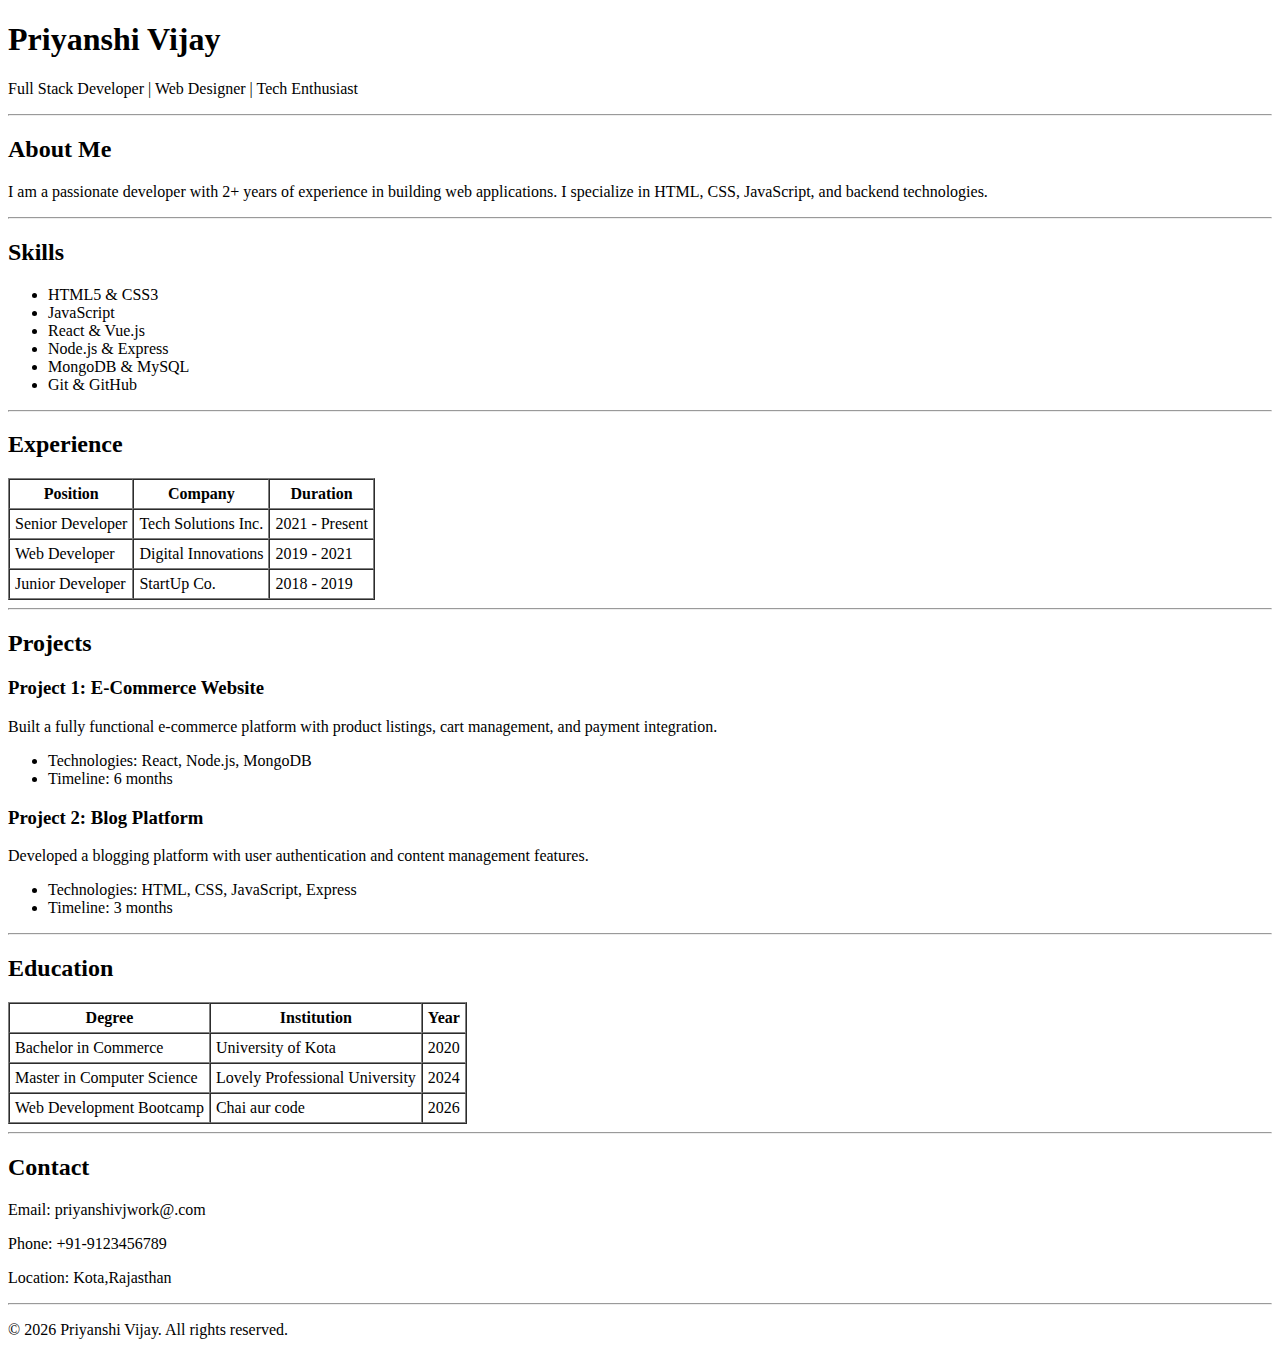
<file: html-resume/index.html>
<!DOCTYPE html>
<html lang="en">

<head>
    <meta charset="UTF-8">
    <meta name="viewport" content="width=device-width, initial-scale=1.0">
    <title>Resume</title>
</head>

<body>

    <!-- Header -->
    <h1>Priyanshi Vijay</h1>
    <p>Full Stack Developer | Web Designer | Tech Enthusiast</p>

    <hr>

    <!-- About Me -->
    <h2>About Me</h2>
    <p>
        I am a passionate developer with 2+ years of experience in building web applications.
        I specialize in HTML, CSS, JavaScript, and backend technologies.
    </p>

    <hr>

    <!-- Skills -->
    <h2>Skills</h2>
    <ul>
        <li>HTML5 & CSS3</li>
        <li>JavaScript</li>
        <li>React & Vue.js</li>
        <li>Node.js & Express</li>
        <li>MongoDB & MySQL</li>
        <li>Git & GitHub</li>
    </ul>

    <hr>

    <!-- Experience -->
    <h2>Experience</h2>

    <table border="1" cellpadding="5" cellspacing="0">
        <tr>
            <th>Position</th>
            <th>Company</th>
            <th>Duration</th>
        </tr>

        <tr>
            <td>Senior Developer</td>
            <td>Tech Solutions Inc.</td>
            <td>2021 - Present</td>
        </tr>

        <tr>
            <td>Web Developer</td>
            <td>Digital Innovations</td>
            <td>2019 - 2021</td>
        </tr>

        <tr>
            <td>Junior Developer</td>
            <td>StartUp Co.</td>
            <td>2018 - 2019</td>
        </tr>
    </table>

    <hr>

    <!-- Projects -->
    <h2>Projects</h2>

    <h3>Project 1: E-Commerce Website</h3>

    <p>
        Built a fully functional e-commerce platform with product listings,
        cart management, and payment integration.
    </p>

    <ul>
        <li>Technologies: React, Node.js, MongoDB</li>
        <li>Timeline: 6 months</li>
    </ul>

    <h3>Project 2: Blog Platform</h3>

    <p>
        Developed a blogging platform with user authentication and content
        management features.
    </p>

    <ul>
        <li>Technologies: HTML, CSS, JavaScript, Express</li>
        <li>Timeline: 3 months</li>
    </ul>

    <hr>

    <!-- Education -->
    <h2>Education</h2>

    <table border="1" cellpadding="5" cellspacing="0">
        <tr>
            <th>Degree</th>
            <th>Institution</th>
            <th>Year</th>
        </tr>

        <tr>
            <td>Bachelor in Commerce</td>
            <td>University of Kota</td>
            <td>2020</td>
        </tr>
        <tr>
            <td>Master in Computer Science</td>
            <td>Lovely Professional University</td>
            <td>2024</td>
        </tr>

        <tr>
            <td>Web Development Bootcamp</td>
            <td>Chai aur code</td>
            <td>2026</td>
        </tr>
    </table>

    <hr>

    <!-- Contact -->
    <h2>Contact</h2>

    <p>Email: priyanshivjwork@.com</p>
    <p>Phone: +91-9123456789</p>
    <p>Location: Kota,Rajasthan</p>

    <hr>

    <!-- Footer -->
    <p>© 2026 Priyanshi Vijay. All rights reserved.</p>

</body>

</html>
</file>
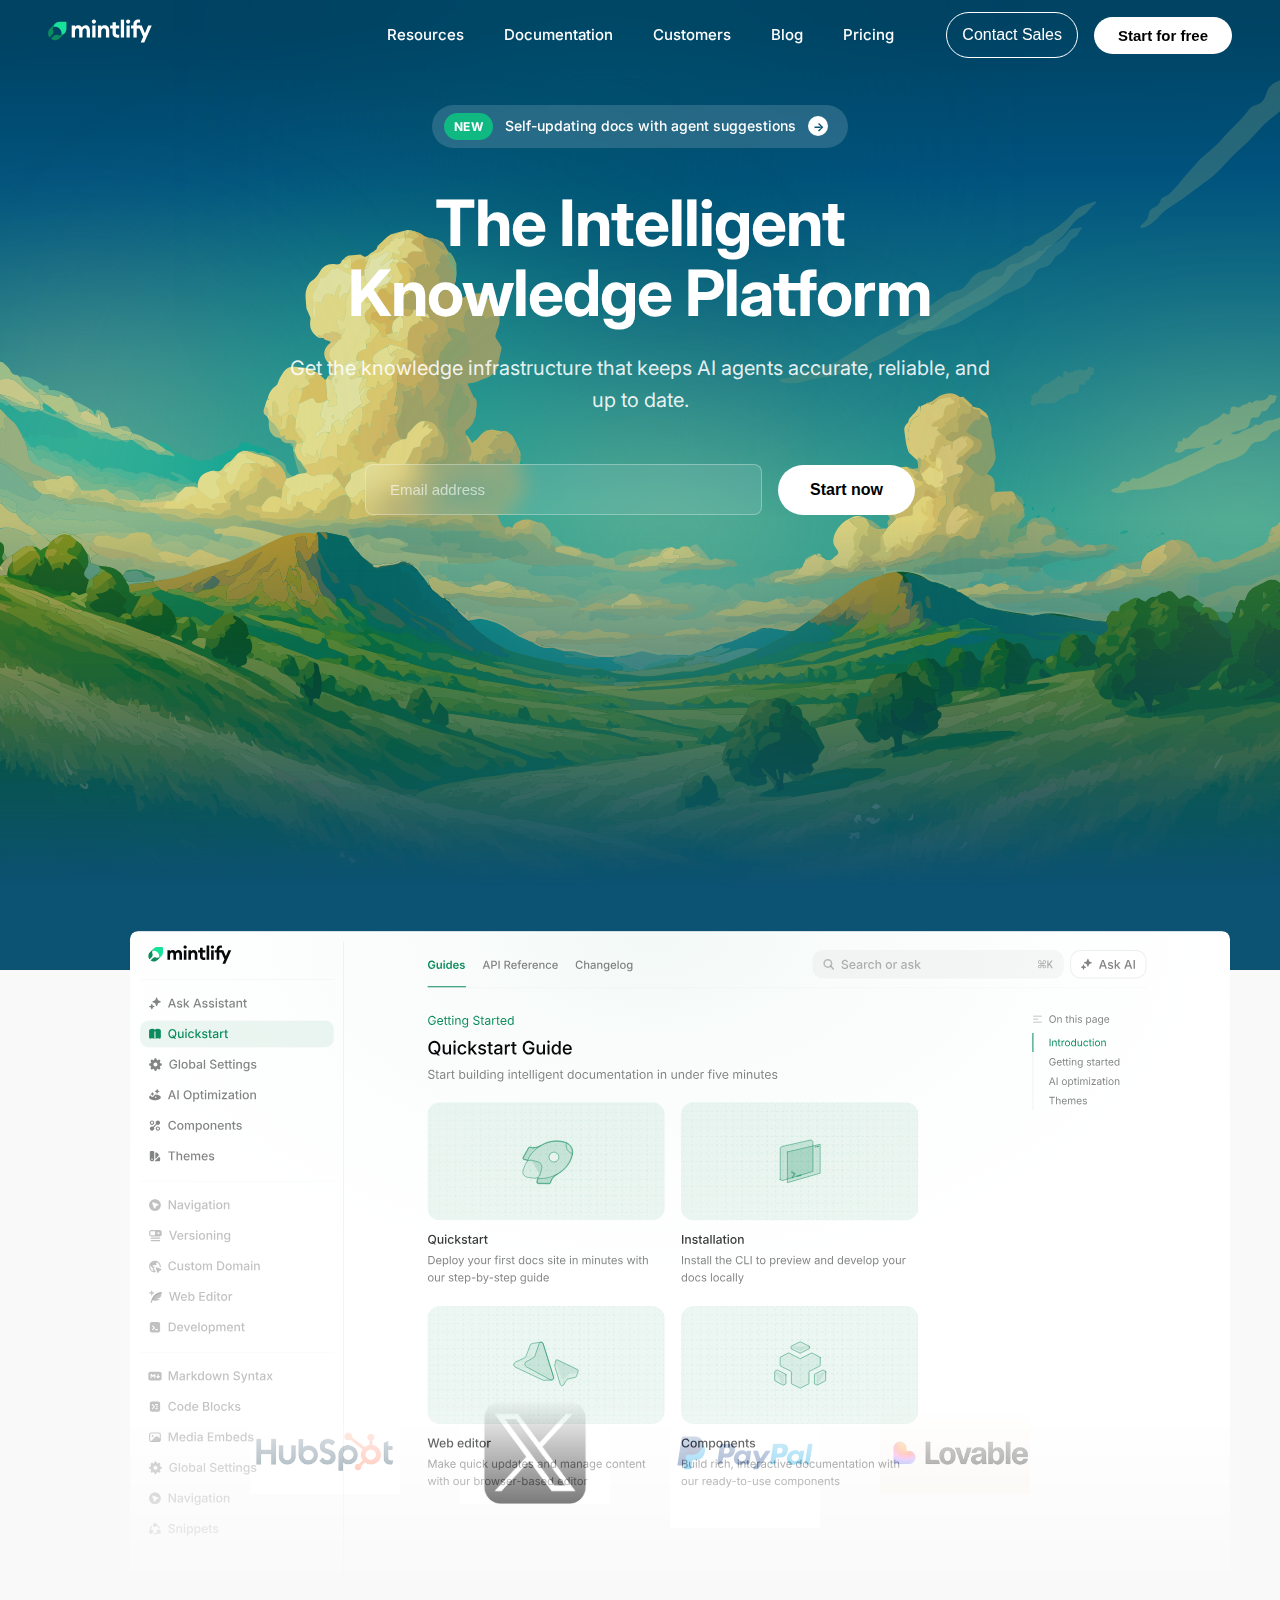
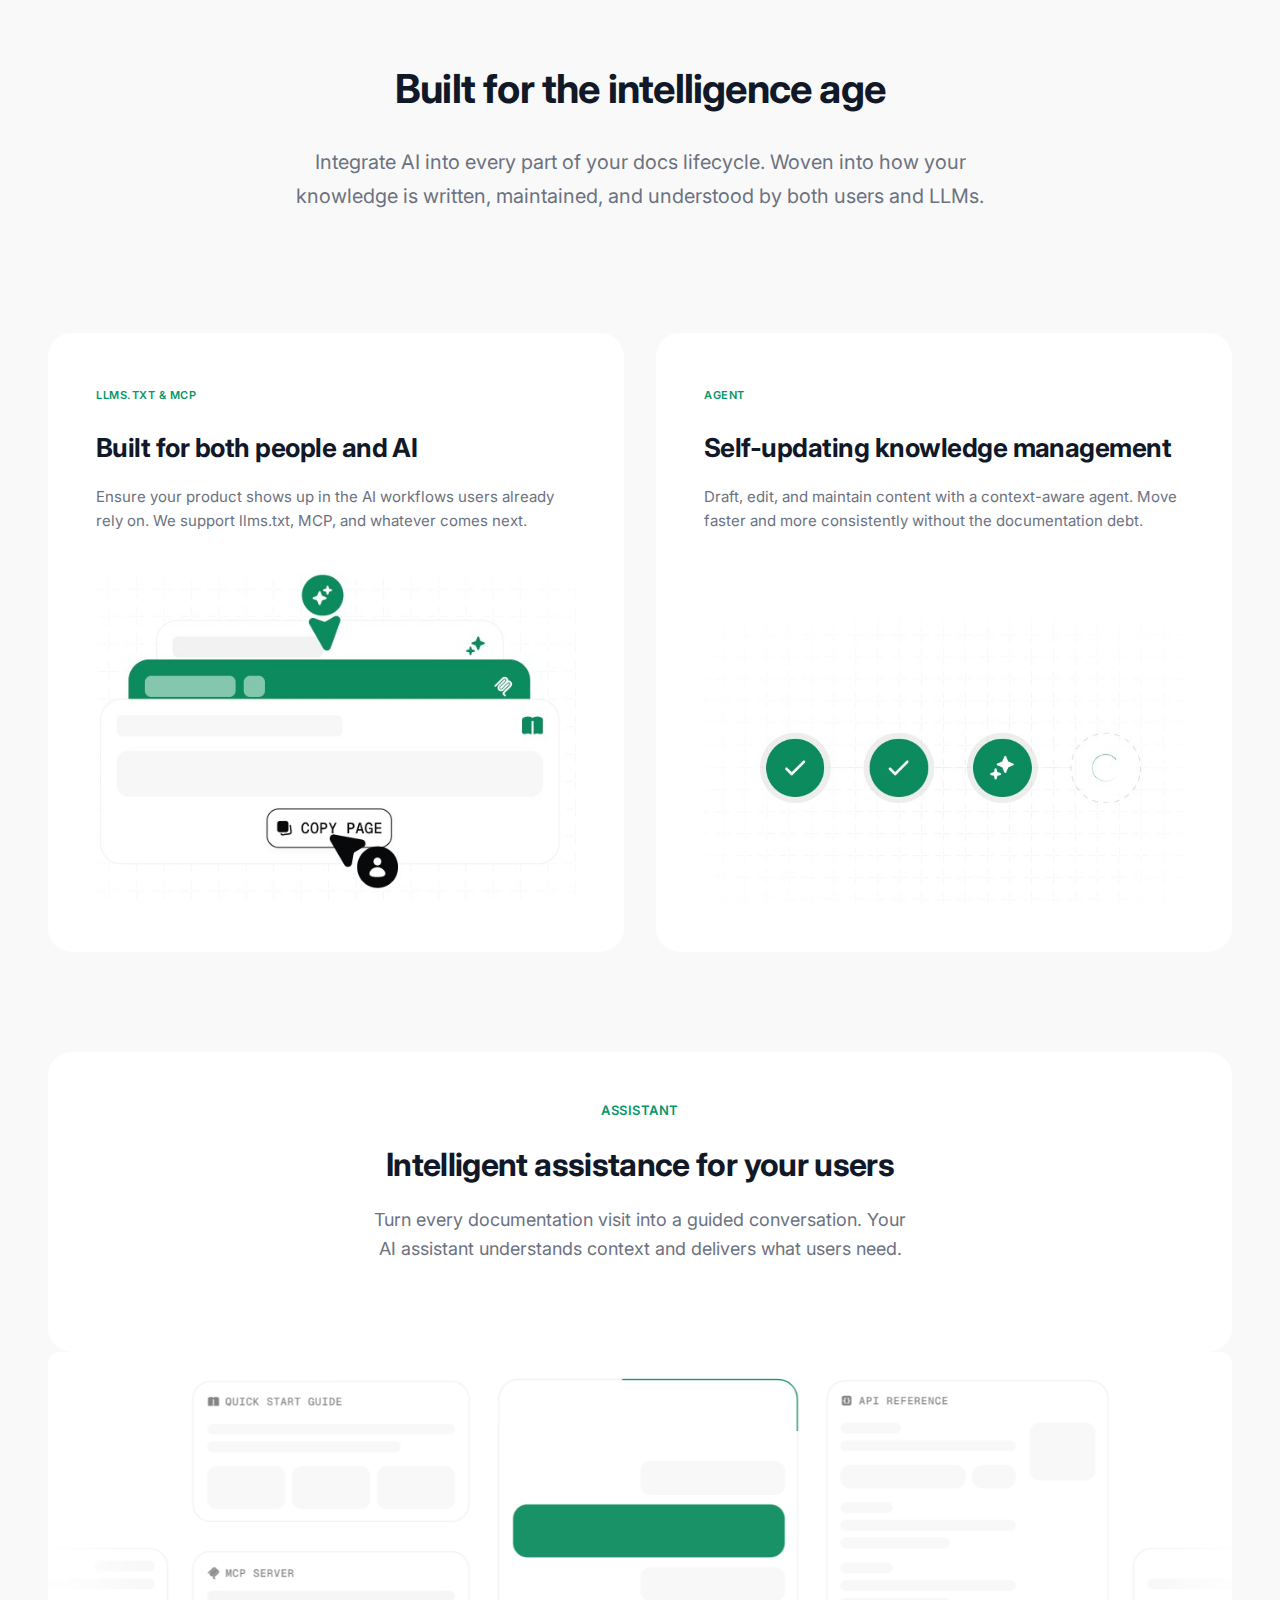
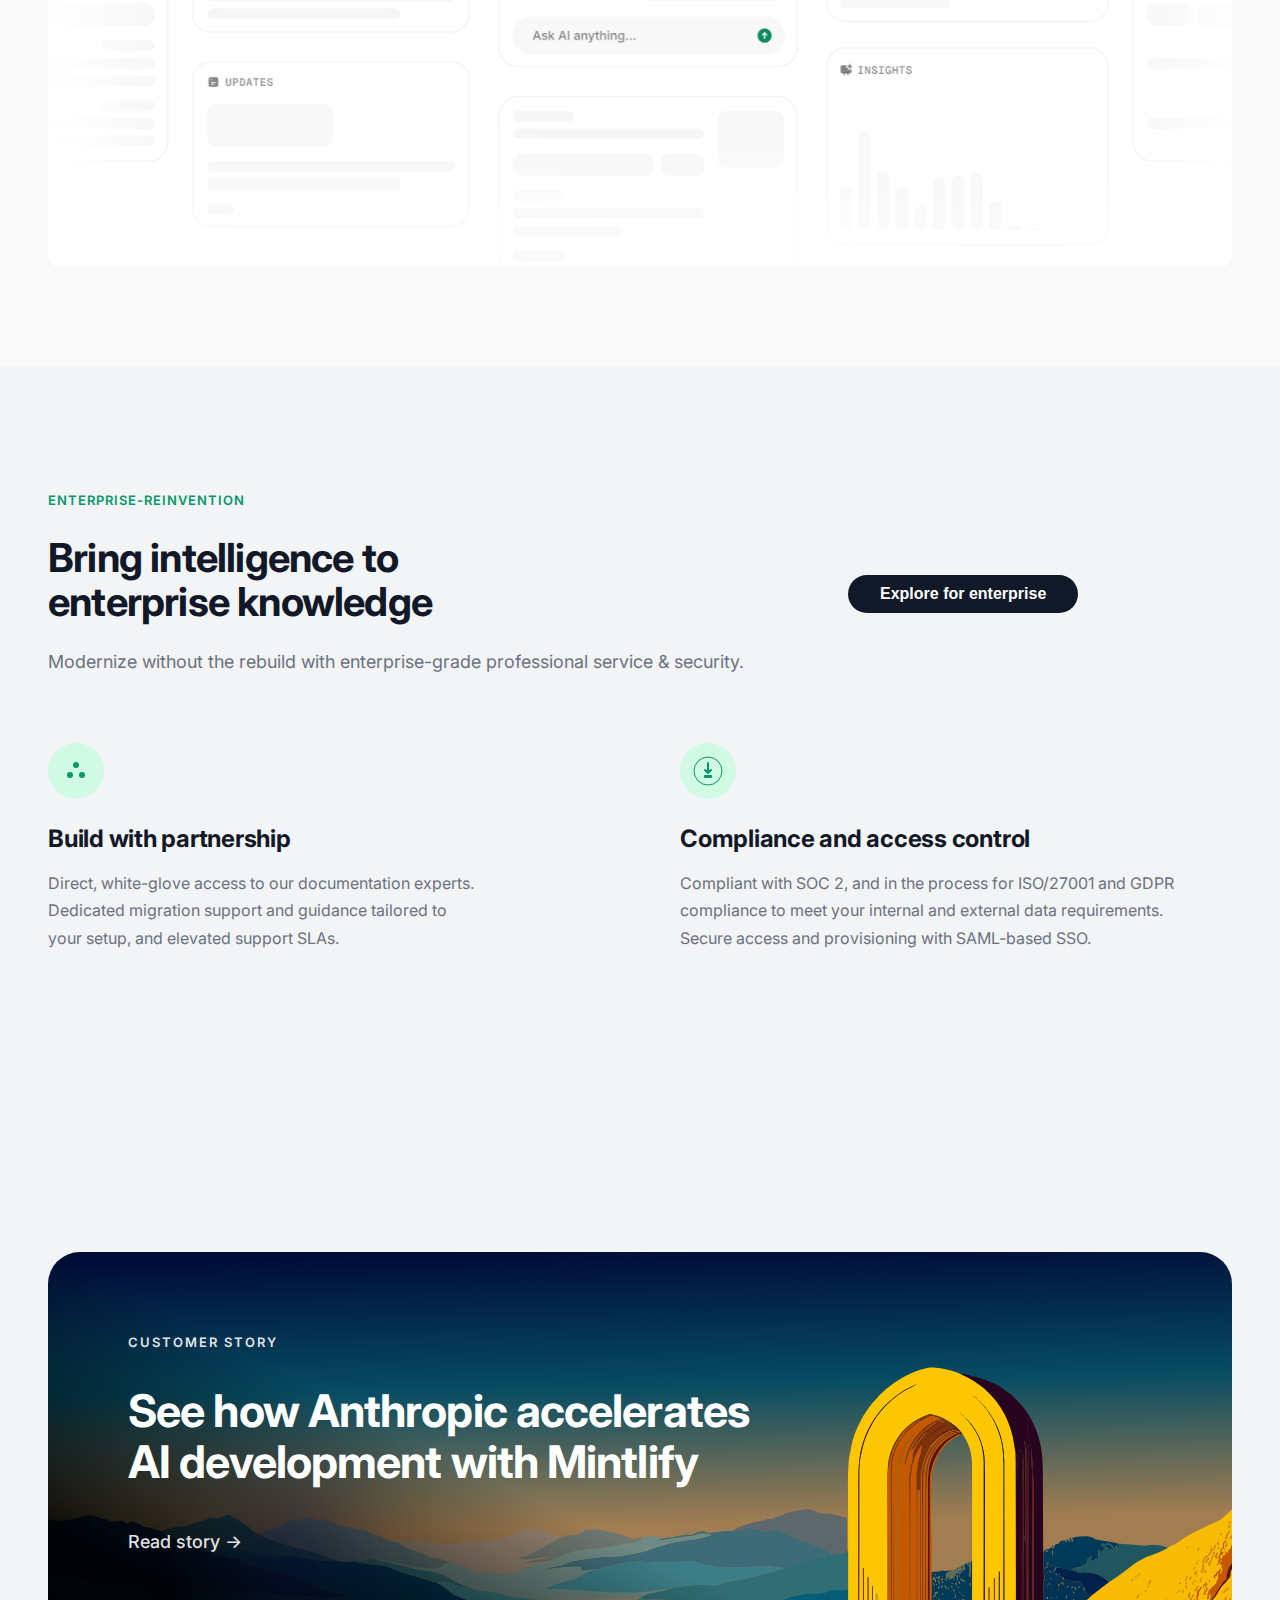
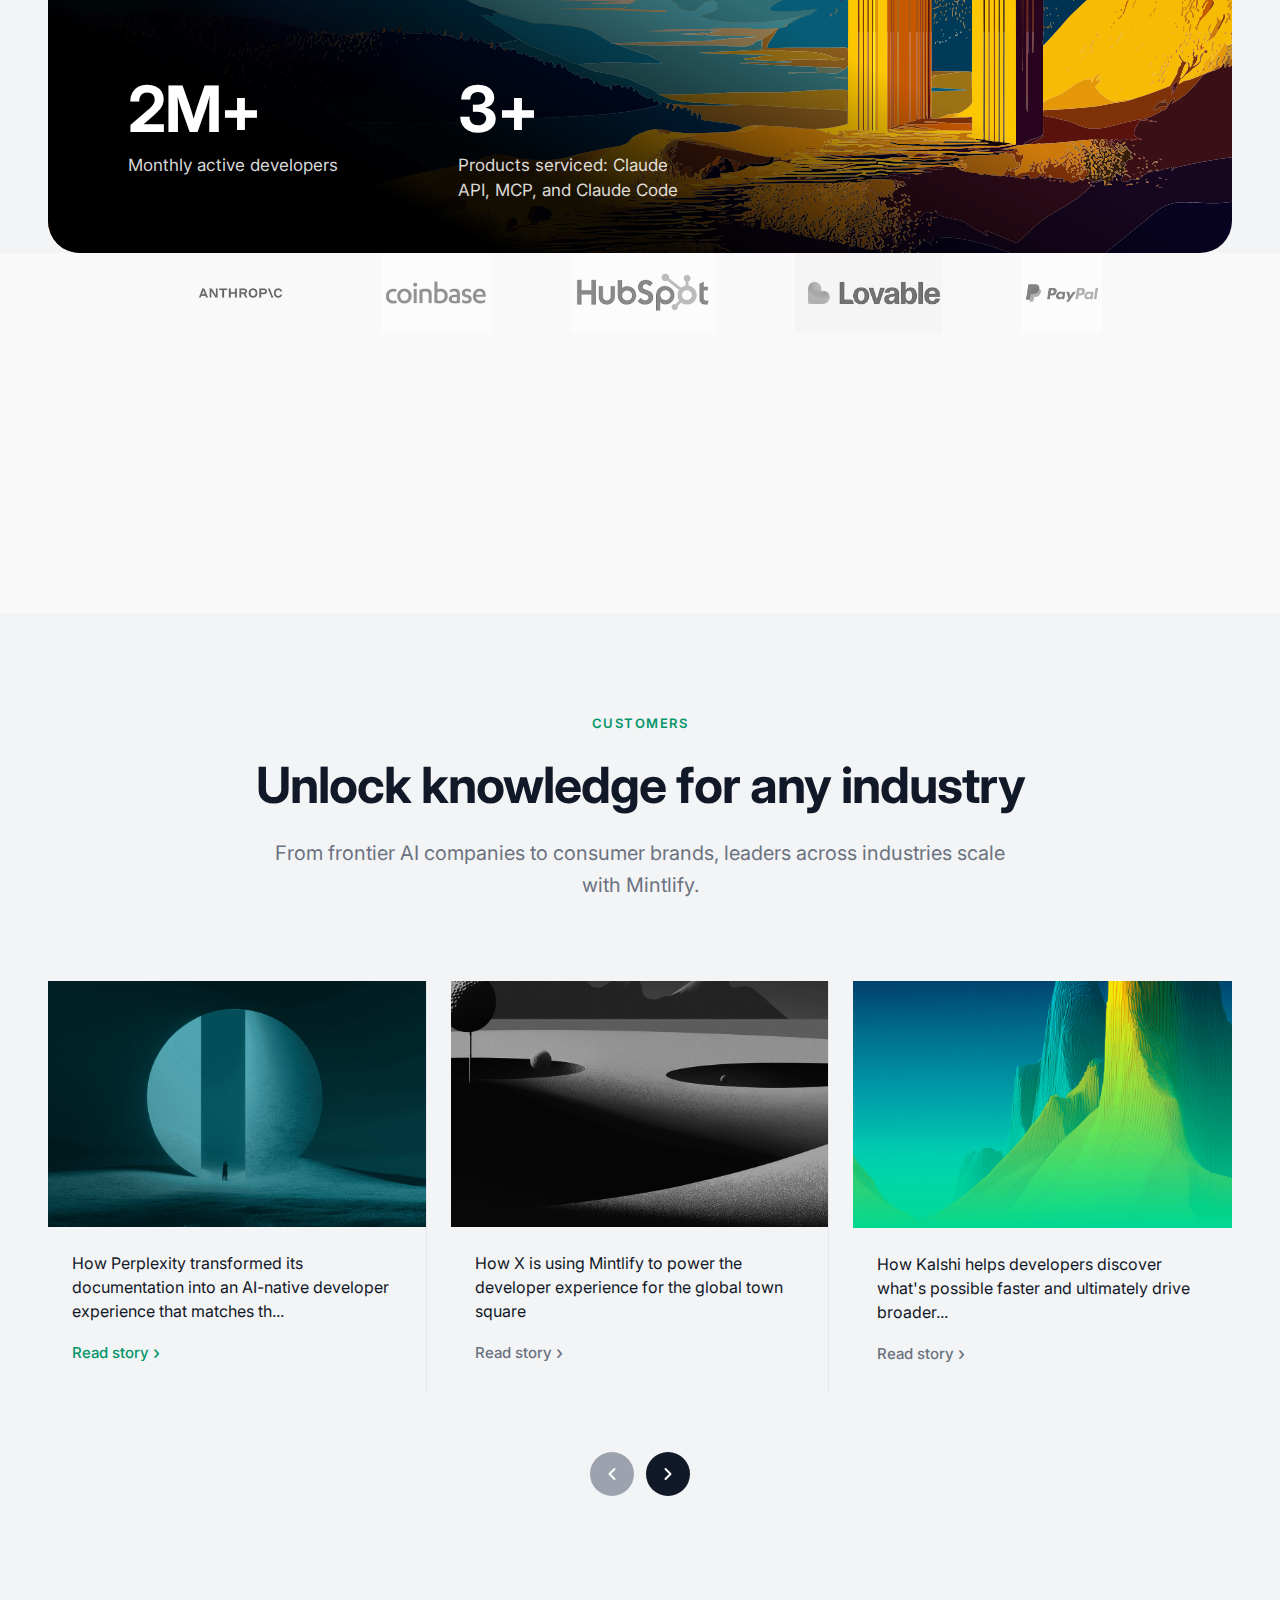
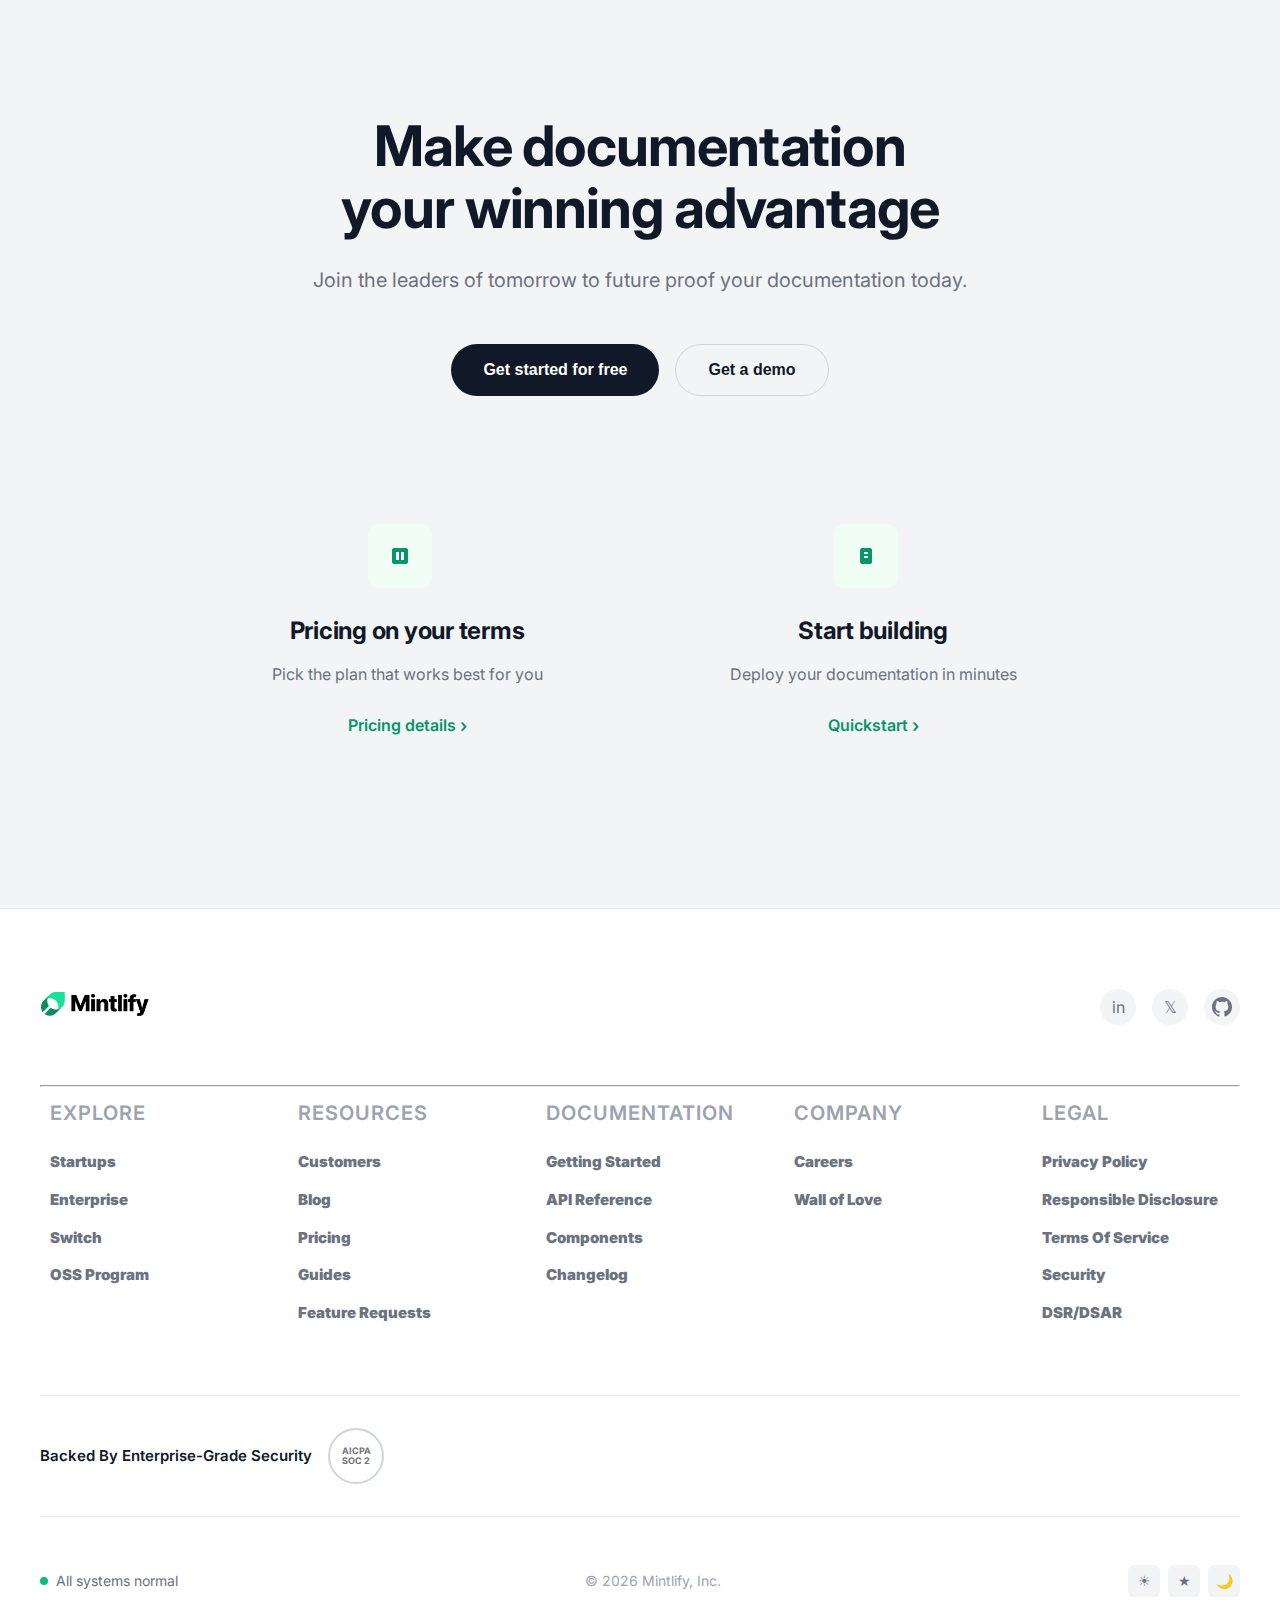
<file: projects/mintlify-clone/index.html>
<!DOCTYPE html>
<html lang="en">

<head>
    <meta charset="UTF-8">
    <meta name="viewport" content="width=device-width, initial-scale=1.0">
    <title>Mintlify</title>
    <link rel="icon" type="image/svg+xml" href="assets/mintlify-icon.svg">
    <link rel="stylesheet" href="index.css">
    <link rel="preconnect" href="https://fonts.googleapis.com">
    <link rel="preconnect" href="https://fonts.gstatic.com" crossorigin>
    <link href="https://fonts.googleapis.com/css2?family=Inter:wght@300;400;500;600;700;800&display=swap"
        rel="stylesheet">
</head>

<body>
    <div class="nav-hero">
        <!-- Top Navigation Bar -->
        <nav class="navbar">
            <div class="nav-logo">
                <img src="assets/mintlify-wordmark.svg" alt="Mintlify">
            </div>

            <div class="nav-links">
                <a href="">Resources</a>
                <a href="">Documentation</a>
                <a href="">Customers</a>
                <a href="">Blog</a>
                <a href="">Pricing</a>
            </div>

            <div class="nav-buttons">
                <button class="btn-secondary">Contact Sales</button>
                <button class="btn-primary">Start for free</button>
            </div>
        </nav>

        <!-- Hero Section -->
        <section class="hero">
            <div class="hero-content">
                <div class="hero-badge">
                    <span class="badge-new">NEW</span>
                    <span class="badge-text">Self-updating docs with agent suggestions</span>
                    <span class="badge-arrow">→</span>
                </div>
                <h4 class="hero-title">The Intelligent Knowledge Platform</h4>
                <p class="hero-description">
                    Get the knowledge infrastructure that keeps AI agents accurate, reliable, and up to date.
                </p>
                <div class="hero-input">
                    <input type="email" placeholder="Email address">
                    <button class="btn-primary">Start now</button>
                </div>
            </div>

    </div>
    <div class="hero-bg">
        <img src="assets/hero-image-light.svg" alt="Cloud" class="hero-image">
    </div>

    </section>


    <section class="logos-section">
        <div class="logos-container-1">
            <div class="logo-item">
                <img src="assets/anthropic.webp" alt="Anthropic" class="anthropic">
            </div>
            <div class="logo-item">
                <img src="assets/coinbase.webp" alt="Coinbase" class="coinbase">
            </div>
            <div class="logo-item">
                <img src="assets/microsoft.webp" alt="Microsoft" class="microsoft">
            </div>
            <div class="logo-item">
                <img src="assets/perplexity.webp" alt="Perplexity" class="perplexity">
            </div>
        </div>

        <div class="logos-container-2">

            <div class="logo-item">
                <img src="assets/hubspot.webp" alt="HubSpot" class="hubspot">
            </div>
            <div class="logo-item">
                <img src="assets/x.webp" alt="X" class="x">
            </div>
            <div class="logo-item">
                <img class="paypal" src="assets/paypal.png" alt="PayPal">
            </div>
            <div class="logo-item">
                <img src="assets/lovable.webp" alt="Lovable" class="lovable">
            </div>
        </div>
    </section>


    <section class="intelligence-section">
        <div class="intelligence-container">
            <h2 class="intelligence-title">Built for the intelligence age</h2>
            <p class="intelligence-description">
                Integrate AI into every part of your docs lifecycle. Woven into how your<br>
                knowledge is written, maintained, and understood by both users and LLMs.
            </p>
        </div>
    </section>

    <!-- Two Cards Section -->
    <section class="cards-section">
        <div class="cards-container">
            <!-- Card 1: LLMS.TXT & MCP -->
            <div class="card">
                <div class="card-header">
                    <span class="card-badge">LLMS.TXT & MCP</span>
                </div>
                <h3 class="card-title">Built for both people and AI</h3>
                <p class="card-description">
                    Ensure your product shows up in the AI workflows users already rely on. We support llms.txt, MCP,
                    and whatever comes next.
                </p>
                <div class="card-image">
                    <img src="assets/card1.jpeg" alt="LLMS Interface">
                </div>
            </div>

            <!-- Card 2: AGENT -->
            <div class="card">
                <div class="card-header">
                    <span class="card-badge">AGENT</span>
                </div>
                <h3 class="card-title">Self-updating knowledge management</h3>
                <p class="card-description">
                    Draft, edit, and maintain content with a context-aware agent. Move faster and more consistently
                    without the documentation debt.
                </p>
                <div class="card-image">
                    <img src="assets/card2.jpeg" alt="Agent Checkmarks">
                </div>
            </div>
        </div>
    </section>

    <!-- Assistant Section -->
    <section class="assistant-section">
        <div class="assistant-container">
            <div class="assistant-header">
                <span class="assistant-badge">ASSISTANT</span>
            </div>
            <h2 class="assistant-title">Intelligent assistance for your users</h2>
            <p class="assistant-description">
                Turn every documentation visit into a guided conversation. Your<br>
                AI assistant understands context and delivers what users need.
            </p>

        </div>
        <div class="assistant-image">
            <img src="assets/card3.png" alt="Assistant Interface">
        </div>
    </section>

    <!-- Enterprise Section -->
    <section class="enterprise-section">
        <div class="enterprise-container">
            <div class="enterprise-header">
                <span class="enterprise-badge">ENTERPRISE-REINVENTION</span>
            </div>
            <h2 class="enterprise-title">Bring intelligence to <br>enterprise knowledge</h2>
            <p class="enterprise-subtitle">
                Modernize without the rebuild with enterprise-grade professional service & security.
            </p>
            <button class="enterprise-btn">Explore for enterprise</button>

            <!-- Features Grid -->
            <div class="enterprise-features">
                <!-- Feature 1 -->
                <div class="enterprise-feature">
                    <div class="feature-icon">
                        <svg width="32" height="32" viewBox="0 0 32 32" fill="none" xmlns="http://www.w3.org/2000/svg">
                            <circle cx="16" cy="10" r="3" fill="#059669" />
                            <circle cx="10" cy="20" r="3" fill="#059669" />
                            <circle cx="22" cy="20" r="3" fill="#059669" />
                        </svg>
                    </div>
                    <h3 class="feature-title">Build with partnership</h3>
                    <p class="feature-description">
                        Direct, white-glove access to our documentation experts.<br>
                        Dedicated migration support and guidance tailored to<br>
                        your setup, and elevated support SLAs.
                    </p>
                </div>

                <!-- Feature 2 -->
                <div class="enterprise-feature">
                    <div class="feature-icon">
                        <svg width="32" height="32" viewBox="0 0 32 32" fill="none" xmlns="http://www.w3.org/2000/svg">
                            <circle cx="16" cy="16" r="14" fill="#d1fae5" stroke="#059669" stroke-width="1" />
                            <path d="M16 8 L16 18 M16 18 L13 15 M16 18 L19 15" stroke="#059669" stroke-width="2"
                                stroke-linecap="round" stroke-linejoin="round" />
                            <rect x="12" y="20" width="8" height="3" rx="1" fill="#059669" />
                        </svg>
                    </div>
                    <h3 class="feature-title">Compliance and access control</h3>
                    <p class="feature-description">
                        Compliant with SOC 2, and in the process for ISO/27001 and GDPR<br>
                        compliance to meet your internal and external data requirements.<br>
                        Secure access and provisioning with SAML-based SSO.
                    </p>
                </div>
            </div>
        </div>
    </section>



    <!-- Customer Story Section -->
    <section class="customer-story-section">
        <div class="customer-story-card">
            <img src="assets/anthropic.svg" alt="Background" class="story-background">
            <div class="story-overlay">
                <div class="story-text-content">
                    <div class="story-badge">CUSTOMER STORY</div>
                    <h2 class="story-title">See how Anthropic accelerates<br>AI development with Mintlify</h2>
                    <a href="#" class="story-link">Read story →</a>

                    <div class="story-stats">
                        <div class="stat-item">
                            <div class="stat-number">2M+</div>
                            <div class="stat-label">Monthly active developers</div>
                        </div>
                        <div class="stat-item">
                            <div class="stat-number">3+</div>
                            <div class="stat-label">Products serviced: Claude<br>API, MCP, and Claude Code</div>
                        </div>
                    </div>
                </div>
            </div>
        </div>
    </section>

    <!-- Logos Section (Update existing or add new) -->
    <section class="logos-section">
        <div class="logos-container-bottom">
            <img src="assets/anthropic.webp" alt="Anthropic" class="logo-img">
            <img src="assets/coinbase.webp" alt="Coinbase" class="logo-img">
            <img src="assets/hubspot.webp" alt="HubSpot" class="logo-img">
            <img src="assets/lovable.webp" alt="Zapier" class="logo-img">
            <img src="assets/paypal.png" alt="AT&T" class="logo-img">
        </div>
    </section>

    <!-- Customers Industry Section -->
    <section class="customers-section">
        <div class="customers-header">
            <div class="customers-badge">CUSTOMERS</div>
            <h2 class="customers-title">Unlock knowledge for any industry</h2>
            <p class="customers-subtitle">
                From frontier AI companies to consumer brands, leaders across industries scale<br>with Mintlify.
            </p>
        </div>

        <div class="customers-cards">
            <div class="customer-card">
                <img src="assets/perplexity.png" alt="Perplexity">
                <div class="card-content">
                    <p class="card-text">How Perplexity transformed its documentation into an AI-native developer
                        experience that matches th...</p>
                    <a href="#" class="card-link">Read story <span>›</span></a>
                </div>
            </div>
            <div class="customer-card">
                <img src="assets/vercel.png" alt="X">
                <div class="card-content">
                    <p class="card-text">How X is using Mintlify to power the developer experience for the global town
                        square</p>
                    <a href="#" class="card-link">Read story <span>›</span></a>
                </div>
            </div>
            <div class="customer-card">
                <img src="assets/kalshi.png" alt="Kalshi">
                <div class="card-content">
                    <p class="card-text">How Kalshi helps developers discover what's possible faster and ultimately
                        drive broader...</p>
                    <a href="#" class="card-link">Read story <span>›</span></a>
                </div>
            </div>
        </div>

        <div class="navigation-arrows">
            <button type="button" class="nav-arrow nav-arrow-prev" aria-label="Previous slide">
                <svg width="20" height="20" viewBox="0 0 20 20" fill="none" xmlns="http://www.w3.org/2000/svg">
                    <path d="M12.5 15L7.5 10L12.5 5" stroke="currentColor" stroke-width="2" stroke-linecap="round"
                        stroke-linejoin="round" />
                </svg>
            </button>
            <button type="button" class="nav-arrow nav-arrow-next" aria-label="Next slide">
                <svg width="20" height="20" viewBox="0 0 20 20" fill="none" xmlns="http://www.w3.org/2000/svg">
                    <path d="M7.5 15L12.5 10L7.5 5" stroke="currentColor" stroke-width="2" stroke-linecap="round"
                        stroke-linejoin="round" />
                </svg>
            </button>
        </div>
    </section>

    <!-- Final CTA Section -->
    <section class="final-cta-section">
        <div class="final-cta-container">
            <h2 class="final-cta-title">Make documentation<br>your winning advantage</h2>
            <p class="final-cta-subtitle">Join the leaders of tomorrow to future proof your documentation today.</p>

            <div class="final-cta-buttons">
                <button class="btn-cta-primary">Get started for free</button>
                <button class="btn-cta-secondary">Get a demo</button>
            </div>

            <div class="final-cta-cards">
                <div class="cta-card">
                    <div class="cta-icon">
                        <svg width="32" height="32" viewBox="0 0 32 32" fill="none" xmlns="http://www.w3.org/2000/svg">
                            <rect x="8" y="8" width="16" height="16" rx="2" fill="#059669" />
                            <rect x="12" y="12" width="3" height="8" fill="white" />
                            <rect x="17" y="12" width="3" height="8" fill="white" />
                        </svg>
                    </div>
                    <h3 class="cta-card-title">Pricing on your terms</h3>
                    <p class="cta-card-description">Pick the plan that works best for you</p>
                    <a href="#" class="cta-card-link">Pricing details <span>›</span></a>
                </div>

                <div class="cta-card">
                    <div class="cta-icon">
                        <svg width="32" height="32" viewBox="0 0 32 32" fill="none" xmlns="http://www.w3.org/2000/svg">
                            <rect x="10" y="8" width="12" height="16" rx="2" fill="#059669" />
                            <rect x="14" y="12" width="4" height="2" fill="white" />
                            <rect x="14" y="16" width="4" height="2" fill="white" />
                        </svg>
                    </div>
                    <h3 class="cta-card-title">Start building</h3>
                    <p class="cta-card-description">Deploy your documentation in minutes</p>
                    <a href="#" class="cta-card-link">Quickstart <span>›</span></a>
                </div>
            </div>
        </div>
    </section>

    <!-- Footer -->
    <footer class="footer">
        <div class="footer-container">
            <div class="footer-top">
                <div class="footer-logo">
                    <img src="assets/Mintlify_idjQU-FEBd_0.png" alt="Mintlify">
                </div>
                <div class="footer-social">
                    <a href="#" class="social-icon" title="LinkedIn">in</a>
                    <a href="#" class="social-icon" title="Twitter">𝕏</a>
                    <a href="#" class="social-icon" title="GitHub">
                        <svg width="20" height="20" viewBox="0 0 20 20" fill="currentColor">
                            <path
                                d="M10 0C4.477 0 0 4.477 0 10c0 4.42 2.865 8.166 6.839 9.489.5.092.682-.217.682-.482 0-.237-.008-.866-.013-1.7-2.782.603-3.369-1.34-3.369-1.34-.454-1.156-1.11-1.464-1.11-1.464-.908-.62.069-.608.069-.608 1.003.07 1.531 1.03 1.531 1.03.892 1.529 2.341 1.087 2.91.831.092-.646.35-1.086.636-1.336-2.22-.253-4.555-1.11-4.555-4.943 0-1.091.39-1.984 1.029-2.683-.103-.253-.446-1.27.098-2.647 0 0 .84-.269 2.75 1.025A9.578 9.578 0 0110 4.836c.85.004 1.705.114 2.504.336 1.909-1.294 2.747-1.025 2.747-1.025.546 1.377.203 2.394.1 2.647.64.699 1.028 1.592 1.028 2.683 0 3.842-2.339 4.687-4.566 4.935.359.309.678.919.678 1.852 0 1.336-.012 2.415-.012 2.743 0 .267.18.578.688.48C17.137 18.163 20 14.418 20 10c0-5.523-4.477-10-10-10z" />
                        </svg>
                    </a>
                </div>
            </div>
            <hr>
            <div class="footer-links">
                <div class="footer-column">
                    <h4 class="footer-heading">EXPLORE</h4>
                    <ul class="footer-list">
                        <li><a href="#">Startups</a></li>
                        <li><a href="#">Enterprise</a></li>
                        <li><a href="#">Switch</a></li>
                        <li><a href="#">OSS Program</a></li>
                    </ul>
                </div>

                <div class="footer-column">
                    <h4 class="footer-heading">RESOURCES</h4>
                    <ul class="footer-list">
                        <li><a href="#">Customers</a></li>
                        <li><a href="#">Blog</a></li>
                        <li><a href="#">Pricing</a></li>
                        <li><a href="#">Guides</a></li>
                        <li><a href="#">Feature Requests</a></li>
                    </ul>
                </div>

                <div class="footer-column">
                    <h4 class="footer-heading">DOCUMENTATION</h4>
                    <ul class="footer-list">
                        <li><a href="#">Getting Started</a></li>
                        <li><a href="#">API Reference</a></li>
                        <li><a href="#">Components</a></li>
                        <li><a href="#">Changelog</a></li>
                    </ul>
                </div>

                <div class="footer-column">
                    <h4 class="footer-heading">COMPANY</h4>
                    <ul class="footer-list">
                        <li><a href="#">Careers</a></li>
                        <li><a href="#">Wall of Love</a></li>
                    </ul>
                </div>

                <div class="footer-column">
                    <h4 class="footer-heading">LEGAL</h4>
                    <ul class="footer-list">
                        <li><a href="#">Privacy Policy</a></li>
                        <li><a href="#">Responsible Disclosure</a></li>
                        <li><a href="#">Terms Of Service</a></li>
                        <li><a href="#">Security</a></li>
                        <li><a href="#">DSR/DSAR</a></li>
                    </ul>
                </div>
            </div>

            <div class="footer-security">
                <span class="security-text">Backed By Enterprise-Grade Security</span>
                <div class="security-badge">
                    <span class="badge-circle">AICPA<br>SOC 2</span>
                </div>
            </div>

            <div class="footer-bottom">
                <div class="footer-status">
                    <span class="status-indicator"></span>
                    <span class="status-text">All systems normal</span>
                </div>
                <div class="footer-copyright">
                    © 2026 Mintlify, Inc.
                </div>
                <div class="footer-theme">
                    <button class="theme-icon">☀</button>
                    <button class="theme-icon">★</button>
                    <button class="theme-icon">🌙</button>
                </div>
            </div>
        </div>
    </footer>

</body>

</html>
</file>
<file: projects/mintlify-clone/index.css>
* {
    margin: 0;
    padding: 0;
    box-sizing: border-box;
}

body {
    font-family: 'Inter', -apple-system, BlinkMacSystemFont, 'Segoe UI', Roboto, Oxygen, Ubuntu, Cantarell, sans-serif;
    background-color: #ffffff;
    color: #1a1a1a;
    line-height: 1.6;
}

.container {
    max-width: 1200px;
    margin: 0 auto;
    padding: 0 40px;
}

.nav-hero {
    background-color: #0c5273;
}

/* Navigation Bar */
.navbar {
    display: flex;
    justify-content: space-between;
    align-items: center;
    padding: 12px 48px;
    background-color: rgba(12, 82, 115, 0.8);
    background: transparent;
    -webkit-backdrop-filter: blur(10px);
    backdrop-filter: blur(10px);
    position: fixed;
    top: 0;
    left: 0;
    right: 0;
    z-index: 100;
}

.nav-logo img {
    height: 24px;
}

.nav-links {
    display: flex;
    gap: 40px;
    position: absolute;
    left: 50%;
    transform: translateX(-50%);
}

.nav-links a {
    text-decoration: none;
    color: #ffffff;
    font-size: 15px;
    font-weight: 500;
    transition: opacity 0.2s;
}

.nav-links a:hover {
    opacity: 0.8;
}

.nav-buttons {
    display: flex;
    gap: 16px;
    align-items: center;
}

.btn-primary {
    background-color: #ffffff;
    color: black;
    border: none;
    padding: 10px 24px;
    border-radius: 50px;
    font-size: 15px;
    font-weight: 600;
    cursor: pointer;
    transition: all 0.2s;
}

.btn-primary:hover {
    background-color: #f0f0f0;
    transform: translateY(-1px);
}

.btn-secondary {
    padding: 10px 15px;
    display: inline-block;
    border-radius: 500px;
    border: white solid 0.5px;
    background-color: transparent;
    color: white;
    font-size: 16px;
    font-weight: 500;
    line-height: 1.5;
    cursor: pointer;
    transition: background-color 0.2s ease;
}


.btn-secondary:hover {
    opacity: 0.8;
}

/* Hero Section */
.hero {
    display: flex;
    align-items: center;
    justify-content: center;
    position: relative;
    min-height: 970px;
    background: linear-gradient(180deg, #0c5273 0%, #1a7a9e 50%, #2a95b8 100%);
    padding: 80px 48px 120px;
    background: url(assets/bg-light.svg);
    background-size: cover;
    background-attachment: fixed;
    overflow: hidden;
}

.hero-content {
    bottom: 250px;
    position: relative;
    z-index: 10;
    text-align: center;
    max-width: 700px;
    margin: 0 auto;
}

.hero-badge {
    display: inline-flex;
    align-items: center;
    gap: 12px;
    background-color: rgba(255, 255, 255, 0.15);
    -webkit-backdrop-filter: blur(10px);
    backdrop-filter: blur(10px);
    padding: 8px 20px 8px 12px;
    border-radius: 50px;
    margin-bottom: 40px;
    /* border: 1px solid rgba(255, 255, 255, 0.2); */
    margin-top: 190px;
}

.badge-new {
    background-color: #10b981;
    color: white;
    padding: 4px 10px;
    border-radius: 20px;
    font-size: 12px;
    font-weight: 700;
    letter-spacing: 0.5px;
}

.badge-text {
    color: white;
    font-size: 14px;
    font-weight: 500;
}

.badge-arrow {
    background-color: white;
    color: #0c5273;
    width: 20px;
    height: 20px;
    border-radius: 50%;
    display: flex;
    align-items: center;
    justify-content: center;
    font-size: 12px;
    font-weight: bold;
}

.hero-title {
    font-size: 64px;
    font-weight: 700;
    color: white;
    line-height: 1.1;
    margin-bottom: 24px;
    letter-spacing: -1px;
}

.hero-description {
    font-size: 20px;
    color: rgba(255, 255, 255, 0.9);
    line-height: 1.6;
    margin-bottom: 48px;
    max-width: 700px;
    margin-left: auto;
    margin-right: auto;
}

.hero-input {
    display: flex;
    gap: 16px;
    max-width: 550px;
    margin: 0 auto;
    align-items: center;
}

.hero-input input {
    flex: 1;
    padding: 16px 24px;
    border: 1px solid rgba(255, 255, 255, 0.3);
    border-radius: 8px;
    background-color: rgba(255, 255, 255, 0.1);
    -webkit-backdrop-filter: blur(10px);
    backdrop-filter: blur(10px);
    color: white;
    font-size: 15px;
    outline: none;
    transition: all 0.3s;
}

.hero-input input::placeholder {
    color: rgba(255, 255, 255, 0.6);
}

.hero-input input:focus {
    background-color: rgba(255, 255, 255, 0.15);
    border-color: rgba(255, 255, 255, 0.5);
}

.hero-input .btn-primary {
    padding: 16px 32px;
    white-space: nowrap;
    font-size: 16px;
}

.hero-bg {
    background-color: #0c5273;
}

.hero-image {
    position: absolute;
    bottom: -700px;
    /* Position below the email input */
    right: 50px;
    /* Adjust horizontal position */
    width: 1100px;
    /* Adjust size as needed */
    height: auto;
    z-index: 5;
    box-shadow: 0 20px 40px rgba(0, 0, 0, 0.15);
    border-radius: 8px;
    background-color: #0c5273;
    -webkit-mask-image: linear-gradient(to bottom, rgba(0, 0, 0, 1) 70%, rgba(0, 0, 0, 0) 100%);
    mask-image: linear-gradient(to bottom, rgba(0, 0, 0, 1) 70%, rgba(0, 0, 0, 0) 100%);
}



.logos-section {
    padding: 250px 48px 30px;
    background-color: #f9f9f9;
}

.coinbase {
    width: 150px;
    height: 80px;
}

.x {
    width: 150px;
    height: auto;
}

.lovable {
    width: 150px;
    height: auto;
}

.hubspot {
    width: 150px;
    height: auto;
}

.perplexity {
    width: 150px;
    height: auto;
}

.anthropic {
    width: 150px;
    height: auto;
}

.paypal {
    width: 150px;
    height: auto;
}

.microsoft {
    width: 150px;
    height: auto;
}

.logos-container-1 {
    display: flex;
    justify-content: center;
    align-items: center;
    gap: 60px;
    flex-wrap: wrap;
}

.logos-container-2 {
    display: flex;
    justify-content: center;
    align-items: center;
    gap: 60px;
    flex-wrap: wrap;
}

.intelligence-section {
    background-color: #f9f9f9;
    padding: 100px 48px 120px;
    text-align: center;
}

.intelligence-container {
    max-width: 1100px;
    margin: 0 auto;
}

.intelligence-title {
    font-size: 40px;
    font-weight: 700;
    color: #111827;
    line-height: 1.2;
    margin-bottom: 32px;
    letter-spacing: -0.02em;
}

.intelligence-description {
    font-size: 20px;
    color: #6b7280;
    line-height: 1.7;
    max-width: 900px;
    margin: 0 auto;
}

/* Two Cards Section */
.cards-section {
    background-color: #f9f9f9;
    padding: 0 48px 100px;
}

.cards-container {
    max-width: 1200px;
    margin: 0 auto;
    display: grid;
    grid-template-columns: repeat(2, 1fr);
    gap: 32px;
}

.card {
    background-color: #ffffff;
    border-radius: 24px;
    padding: 48px;
    display: flex;
    flex-direction: column;
    border-color: gray;
}

.card-header {
    margin-bottom: 24px;
}

.card-badge {
    display: inline-block;
    font-size: 11px;
    font-weight: 600;
    color: #059669;
    text-transform: uppercase;
    letter-spacing: 0.5px;
}

.card-title {
    font-size: 26px;
    font-weight: 700;
    color: #111827;
    line-height: 1.3;
    margin-bottom: 20px;
    letter-spacing: -0.02em;
}

.card-description {
    font-size: 15px;
    color: #6b7280;
    line-height: 1.6;
    margin-bottom: 40px;
}

.card-image {
    margin-top: auto;
    display: flex;
    justify-content: center;
    align-items: center;
}

.card-image img {
    max-width: 100%;
    height: auto;
    border-radius: 12px;
}

/* Assistant Section */
.assistant-section {
    background-color: #f9f9f9;
    padding: 0 48px 100px;
}

.assistant-container {
    max-width: 1200px;
    margin: 0 auto;
    background-color: #ffffff;
    border-radius: 24px;
    padding: 48px;

}

.assistant-header {
    margin-bottom: 24px;
    display: flex;
    justify-content: center;
    text-align: center;
}

.assistant-badge {
    display: inline-block;
    font-size: 13px;
    font-weight: 600;
    color: #059669;
    text-transform: uppercase;
    letter-spacing: 0.5px;
}

.assistant-title {
    font-size: 32px;
    font-weight: 700;
    color: #111827;
    line-height: 1.3;
    margin-bottom: 20px;
    letter-spacing: -0.02em;
    display: flex;
    justify-content: center;
    text-align: center;
}

.assistant-description {
    font-size: 18px;
    color: #6b7280;
    line-height: 1.6;
    margin-bottom: 40px;
    display: flex;
    justify-content: center;
    text-align: center;
}

.assistant-image {
    margin-top: auto;
    display: flex;
    justify-content: center;
    align-items: center;
}

.assistant-image img {
    max-width: 100%;
    height: auto;
    border-radius: 12px;
}

/* Enterprise Section */
.enterprise-section {
    background-color: #f3f4f6;
    padding: 120px 48px;
}

.enterprise-container {
    max-width: 1200px;
    margin: 0 auto;
}

.enterprise-header {
    margin-bottom: 24px;
}

.enterprise-badge {
    display: inline-block;
    font-size: 13px;
    font-weight: 600;
    color: #059669;
    text-transform: uppercase;
    letter-spacing: 1px;
}

.enterprise-title {
    font-size: 40px;
    font-weight: 700;
    color: #111827;
    line-height: 1.1;
    margin-bottom: 24px;
    letter-spacing: -0.02em;
    max-width: 700px;
}

.enterprise-subtitle {
    font-size: 18px;
    color: #6b7280;
    line-height: 1.6;
    margin-bottom: 48px;
    max-width: 700px;
}

.enterprise-btn {
    background-color: #111827;
    color: #ffffff;
    border: none;
    padding: 10px 32px;
    border-radius: 50px;
    font-size: 16px;
    font-weight: 600;
    cursor: pointer;
    transition: all 0.2s;
    margin-bottom: 80px;
    margin-left: 800px;
    position: relative;
    top: -150px;

}

.enterprise-btn:hover {
    background-color: #1f2937;
    transform: translateY(-1px);
}

.enterprise-features {
    display: grid;
    grid-template-columns: repeat(2, 1fr);
    gap: 80px;
    position: relative;
    top: -100px;
}

.enterprise-feature {
    display: flex;
    flex-direction: column;
}

.feature-icon {
    width: 56px;
    height: 56px;
    background-color: #d1fae5;
    border-radius: 50%;
    display: flex;
    align-items: center;
    justify-content: center;
    margin-bottom: 24px;
}

.feature-title {
    font-size: 24px;
    font-weight: 700;
    color: #111827;
    line-height: 1.3;
    margin-bottom: 16px;
    letter-spacing: -0.01em;
}

.feature-description {
    font-size: 16px;
    color: #6b7280;
    line-height: 1.7;
}


/* Customer Story Section */
.customer-story-section {
    background-color: #f3f4f6;
    padding: 80px 48px 0 48px;
}

.customer-story-card {
    max-width: 1400px;
    margin: 0 auto;
    border-radius: 32px;
    overflow: hidden;
    position: relative;
}

.story-background {
    width: 100%;
    height: auto;
    display: block;
}

.story-overlay {
    position: absolute;
    top: 0;
    left: 0;
    right: 0;
    bottom: 0;
    padding: 80px;
    display: flex;
    align-items: flex-start;
}

.story-text-content {
    max-width: 650px;
}

.story-badge {
    font-size: 13px;
    font-weight: 600;
    color: rgba(255, 255, 255, 0.9);
    text-transform: uppercase;
    letter-spacing: 2px;
    margin-bottom: 32px;
}

.story-title {
    font-size: 45px;
    font-weight: 700;
    color: #ffffff;
    line-height: 1.15;
    margin-bottom: 40px;
    letter-spacing: -0.02em;
}

.story-link {
    display: inline-block;
    color: rgba(255, 255, 255, 0.9);
    font-size: 18px;
    font-weight: 500;
    text-decoration: none;
    margin-bottom: 120px;
    transition: opacity 0.2s;
}

.story-link:hover {
    opacity: 0.8;
}

.story-stats {
    display: flex;
    gap: 120px;
}

.stat-item {
    flex: 0 0 auto;
}

.stat-number {
    font-size: 64px;
    font-weight: 700;
    color: #ffffff;
    line-height: 1;
    margin-bottom: 12px;
    letter-spacing: -0.02em;
}

.stat-label {
    font-size: 17px;
    color: rgba(255, 255, 255, 0.85);
    line-height: 1.5;
}

/* Logos Bottom Section */
.logos-container-bottom {
    display: flex;
    justify-content: center;
    align-items: center;
    gap: 80px;
    flex-wrap: wrap;

    padding: 0;
}

.logo-img {
    height: 80px;
    width: auto;
    opacity: 0.6;
    transition: opacity 0.3s;
    filter: grayscale(100%);
    position: relative;
    bottom: 250px;
}

.logo-img:hover {
    opacity: 1;
    filter: grayscale(0%);
}

/* Customers Industry Section */
.customers-section {
    background-color: #f3f4f6;
    padding: 100px 48px;
    margin: 0px;
}

.customers-header {
    text-align: center;
    margin-bottom: 80px;
}

.customers-badge {
    font-size: 13px;
    font-weight: 600;
    color: #059669;
    text-transform: uppercase;
    letter-spacing: 1.5px;
    margin-bottom: 24px;
}

.customers-title {
    font-size: 50px;
    font-weight: 700;
    color: #111827;
    line-height: 1.1;
    margin-bottom: 24px;
    letter-spacing: -0.02em;
}

.customers-subtitle {
    font-size: 20px;
    color: #6b7280;
    line-height: 1.6;
}

.customers-cards {
    max-width: 1400px;
    margin: 0 auto;
    display: grid;
    grid-template-columns: repeat(3, 1fr);
    gap: 24px;
}

.customer-card {
    border-radius: 0;
    overflow: hidden;
    transition: none;
    background-color: transparent;
    border-right: 1px solid #e5e7eb;
}

.customer-card:last-child {
    border-right: none;
}

.customer-card img {
    width: 100%;
    height: auto;
    display: block;
}

.card-content {
    padding: 24px;
}

.card-text {
    font-size: 16px;
    color: #111827;
    line-height: 1.5;
    margin-bottom: 16px;
    font-weight: 400;
}

.card-link {
    display: inline-flex;
    align-items: center;
    gap: 4px;
    color: #6b7280;
    font-size: 15px;
    font-weight: 500;
    text-decoration: none;
    transition: color 0.2s;
}

.customer-card:first-child .card-link {
    color: #059669;
}

.card-link:hover {
    color: #111827;
}

.card-link span {
    font-size: 18px;
}

/* Navigation Arrows */
.navigation-arrows {
    display: flex;
    justify-content: center;
    align-items: center;
    gap: 12px;
    margin-top: 60px;
}

.nav-arrow {
    width: 44px;
    height: 44px;
    border-radius: 50%;
    border: none;
    display: flex;
    align-items: center;
    justify-content: center;
    cursor: pointer;
    transition: all 0.2s;
}

.nav-arrow-prev {
    background-color: #9ca3af;
    color: #ffffff;
}

.nav-arrow-prev:hover {
    background-color: #6b7280;
}

.nav-arrow-next {
    background-color: #111827;
    color: #ffffff;
}

.nav-arrow-next:hover {
    background-color: #1f2937;
}

/* Final CTA Section */
.final-cta-section {
    background-color: #f3f4f6;
    padding: 120px 48px;
}

.final-cta-container {
    max-width: 1200px;
    margin: 0 auto;
    text-align: center;
}

.final-cta-title {
    font-size: 56px;
    font-weight: 700;
    color: #111827;
    line-height: 1.1;
    margin-bottom: 24px;
    letter-spacing: -0.02em;
}

.final-cta-subtitle {
    font-size: 20px;
    color: #6b7280;
    line-height: 1.6;
    margin-bottom: 48px;
}

.final-cta-buttons {
    display: flex;
    justify-content: center;
    gap: 16px;
    margin-bottom: 80px;
}

.btn-cta-primary {
    background-color: #111827;
    color: #ffffff;
    border: none;
    padding: 16px 32px;
    border-radius: 50px;
    font-size: 16px;
    font-weight: 600;
    cursor: pointer;
    transition: all 0.2s;
}

.btn-cta-primary:hover {
    background-color: #1f2937;
    transform: translateY(-1px);
}

.btn-cta-secondary {
    background-color: transparent;
    color: #111827;
    border: 1px solid #d1d5db;
    padding: 16px 32px;
    border-radius: 50px;
    font-size: 16px;
    font-weight: 600;
    cursor: pointer;
    transition: all 0.2s;
}

.btn-cta-secondary:hover {
    border-color: #9ca3af;
    background-color: #f9fafb;
}

.final-cta-cards {
    display: grid;
    grid-template-columns: repeat(2, 1fr);
    gap: 32px;
    max-width: 900px;
    margin: 0 auto;
}

.cta-card {
    border-radius: 24px;
    padding: 48px;
    text-align: left;
    transition: transform 0.2s;
}

.cta-card:hover {
    transform: translateY(-4px);
}

.cta-icon {
    width: 64px;
    height: 64px;
    background-color: #f0fdf4;
    border-radius: 16px;
    display: flex;
    align-items: center;
    justify-content: center;
    margin-bottom: 24px;
}

.cta-card-title {
    font-size: 24px;
    font-weight: 700;
    color: #111827;
    margin-bottom: 12px;
    letter-spacing: -0.01em;
}

.cta-card-description {
    font-size: 16px;
    color: #6b7280;
    line-height: 1.6;
    margin-bottom: 24px;
}

.cta-card-link {
    display: inline-flex;
    align-items: center;
    gap: 4px;
    color: #059669;
    font-size: 16px;
    font-weight: 600;
    text-decoration: none;
    transition: opacity 0.2s;
}

.cta-card-link:hover {
    opacity: 0.8;
}

.cta-card-link span {
    font-size: 18px;
}

/* Final CTA Section */
.final-cta-section {
    background-color: #f3f4f6;
    padding: 120px 48px;
}

.final-cta-container {
    max-width: 1200px;
    margin: 0 auto;
    text-align: center;
}

.final-cta-title {
    font-size: 56px;
    font-weight: 700;
    color: #111827;
    line-height: 1.1;
    margin-bottom: 24px;
    letter-spacing: -0.02em;
}

.final-cta-subtitle {
    font-size: 20px;
    color: #6b7280;
    line-height: 1.6;
    margin-bottom: 48px;
}

.final-cta-buttons {
    display: flex;
    justify-content: center;
    gap: 16px;
    margin-bottom: 80px;
}

.btn-cta-primary {
    background-color: #111827;
    color: #ffffff;
    border: none;
    padding: 16px 32px;
    border-radius: 50px;
    font-size: 16px;
    font-weight: 600;
    cursor: pointer;
    transition: all 0.2s;
}

.btn-cta-primary:hover {
    background-color: #1f2937;
    transform: translateY(-1px);
}

.btn-cta-secondary {
    background-color: transparent;
    color: #111827;
    border: 1px solid #d1d5db;
    padding: 16px 32px;
    border-radius: 50px;
    font-size: 16px;
    font-weight: 600;
    cursor: pointer;
    transition: all 0.2s;
}

.btn-cta-secondary:hover {
    border-color: #9ca3af;
    background-color: #f9fafb;
}

.final-cta-cards {
    display: grid;
    grid-template-columns: repeat(2, 1fr);
    gap: 32px;
    max-width: 900px;
    margin: 0 auto;
}

.cta-card {

    border-radius: 24px;
    padding: 48px;
    text-align: center;
    transition: transform 0.2s;
}

.cta-card:hover {
    transform: translateY(-4px);
}

.cta-icon {
    width: 64px;
    height: 64px;
    background-color: #f0fdf4;
    border-radius: 10px;
    position: relative;
    left: 130px;
    margin-bottom: 24px;
}

.cta-card-title {
    font-size: 24px;
    font-weight: 700;
    color: #111827;
    margin-bottom: 12px;
    letter-spacing: -0.01em;
}

.cta-card-description {
    font-size: 16px;
    color: #6b7280;
    line-height: 1.6;
    margin-bottom: 24px;
}

.cta-card-link {
    display: flex;
    align-items: center;
    justify-content: center;
    gap: 4px;
    color: #059669;
    font-size: 16px;
    font-weight: 600;
    text-decoration: none;
    transition: opacity 0.2s;
}

.cta-card-link:hover {
    opacity: 0.8;
}

.cta-card-link span {
    font-size: 18px;
}


/* Footer */
.footer {
    background-color: #ffffff;
    padding: 80px 28px 20px;
    border-top: 1px solid #e5e7eb;
}

.footer-container {
    max-width: 1200px;
    margin: 0 auto;
}

.footer-top {
    display: flex;
    justify-content: space-between;
    align-items: center;
    margin-bottom: 60px;
}

.footer-logo img {
    height: 24px;
}

.footer-social {
    display: flex;
    gap: 16px;
}

.social-icon {
    width: 36px;
    height: 36px;
    border-radius: 50%;
    background-color: #f3f4f6;
    display: flex;
    align-items: center;
    justify-content: center;
    color: #6b7280;
    text-decoration: none;
    font-size: 16px;
    transition: all 0.2s;
}

.social-icon:hover {
    background-color: #e5e7eb;
    color: #111827;
}

.footer-links {
    display: grid;
    grid-template-columns: repeat(5, 1fr);
    gap: 60px;
    margin-bottom: 60px;
    padding: 10px;
}

.footer-column {
    display: flex;
    flex-direction: column;
    font-weight: 1000;
}

.footer-heading {
    font-size: 20px;
    font-weight: 600;
    color: #9ca3af;
    letter-spacing: 1px;
    margin-bottom: 20px;
}

.footer-list {
    list-style: none;
    padding: 0;
    margin: 0;
    display: flex;
    flex-direction: column;
    gap: 12px;
}

.footer-list a {
    color: #6b7280;
    text-decoration: none;
    font-size: 15px;
    transition: color 0.2s;
}

.footer-list a:hover {
    color: #111827;
}

.footer-security {
    display: flex;
    align-items: center;
    gap: 16px;
    padding: 32px 0;
    border-top: 1px solid #e5e7eb;
    border-bottom: 1px solid #e5e7eb;
    margin-bottom: 32px;
}

.security-text {
    font-size: 15px;
    font-weight: 600;
    color: #111827;
}

.security-badge {
    display: flex;
    align-items: center;
}

.badge-circle {
    width: 56px;
    height: 56px;
    border-radius: 50%;
    border: 2px solid #d1d5db;
    display: flex;
    align-items: center;
    justify-content: center;
    font-size: 9px;
    font-weight: 700;
    color: #6b7280;
    text-align: center;
    line-height: 1.2;
}

.footer-bottom {
    display: flex;
    justify-content: space-between;
    align-items: center;
    padding-top: 16px;
}

.footer-status {
    display: flex;
    align-items: center;
    gap: 8px;
}

.status-indicator {
    width: 8px;
    height: 8px;
    border-radius: 50%;
    background-color: #10b981;
}

.status-text {
    font-size: 14px;
    color: #6b7280;
}

.footer-copyright {
    font-size: 14px;
    color: #9ca3af;
}

.footer-theme {
    display: flex;
    gap: 8px;
}

.theme-icon {
    width: 32px;
    height: 32px;
    border-radius: 6px;
    border: none;
    background-color: #f3f4f6;
    color: #6b7280;
    font-size: 14px;
    cursor: pointer;
    transition: all 0.2s;
}

.theme-icon:hover {
    background-color: #e5e7eb;
    color: #111827;
}
</file>
